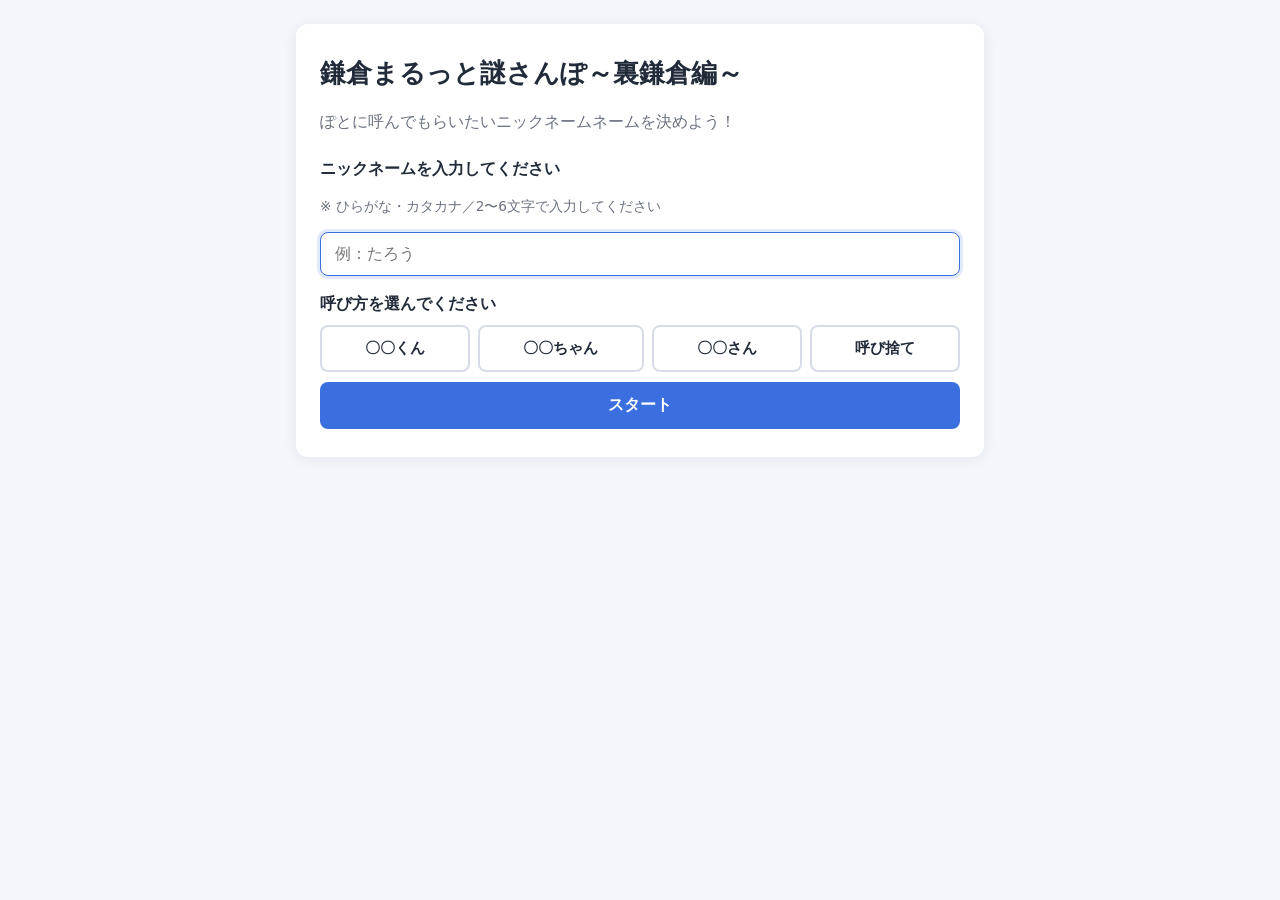
<file: index.html>
<!DOCTYPE html>
<html lang="ja">
<head>
  <meta charset="UTF-8" />
  <meta name="viewport" content="width=device-width, initial-scale=1.0" />
  <title>謎解きクイズ</title>
  <link rel="stylesheet" href="css/style.css" />
</head>
<body>
  <main class="container">

    <!-- 読み込みエラー表示 -->
    <section id="screen-error" class="card hidden">
      <h1 class="title">読み込みエラー</h1>
      <p id="error-message" class="lead"></p>
      <p class="note">
        ※ HTMLファイルを直接ダブルクリックで開くと動かないことがあります。<br />
        VS Code の拡張機能「Live Server」で開くか、GitHub Pagesの公開URLから開いてください。
      </p>
    </section>

    <!-- ニックネーム登録画面 -->
    <section id="screen-start" class="card hidden">
      <h1 id="app-title" class="title">謎解きクイズ</h1>
      <p id="app-description" class="lead"></p>
      <label class="field-label" for="nickname-input">ニックネームを入力してください</label>
      <p id="nickname-rule" class="note hidden"></p>
      <input
        id="nickname-input"
        class="text-input"
        type="text"
        maxlength="20"
        placeholder="例：たろう"
        autocomplete="off"
      />
      <p id="nickname-error" class="error-text hidden">ニックネームを入力してください。</p>

      <div id="suffix-area" class="hidden">
        <label class="field-label">呼び方を選んでください</label>
        <div id="suffix-options" class="suffix-options">
          <button type="button" class="suffix-btn" data-suffix="くん">〇〇くん</button>
          <button type="button" class="suffix-btn" data-suffix="ちゃん">〇〇ちゃん</button>
          <button type="button" class="suffix-btn" data-suffix="さん">〇〇さん</button>
          <button type="button" class="suffix-btn" data-suffix="">呼び捨て</button>
        </div>
        <p id="suffix-error" class="error-text hidden">呼び方を選んでください。</p>
      </div>

      <button id="start-button" class="btn btn-primary">スタート</button>
    </section>

    <!-- 問題画面 -->
    <section id="screen-question" class="card hidden">
      <p class="progress"><span id="q-current">1</span> / <span id="q-total">1</span></p>
      <h2 id="q-text" class="question-text"></h2>
      <div id="q-images" class="question-images"></div>

      <div id="answer-area">
        <input
          id="answer-input"
          class="text-input"
          type="text"
          placeholder="答えを入力"
          autocomplete="off"
        />
        <p id="answer-feedback" class="feedback hidden"></p>
        <button id="answer-button" class="btn btn-primary">こたえる</button>
      </div>

      <!-- 答え合わせが無い問題のときに表示 -->
      <button id="next-button" class="btn btn-primary hidden">つぎへ</button>
    </section>

    <!-- クリア画面 -->
    <section id="screen-clear" class="card hidden">
      <h1 class="title">クリア！🎉</h1>
      <p id="clear-message" class="lead"></p>
      <button id="restart-button" class="btn btn-secondary">もう一度あそぶ</button>
    </section>

  </main>

  <script src="js/common.js"></script>
  <script src="js/app.js"></script>
</body>
</html>
</file>
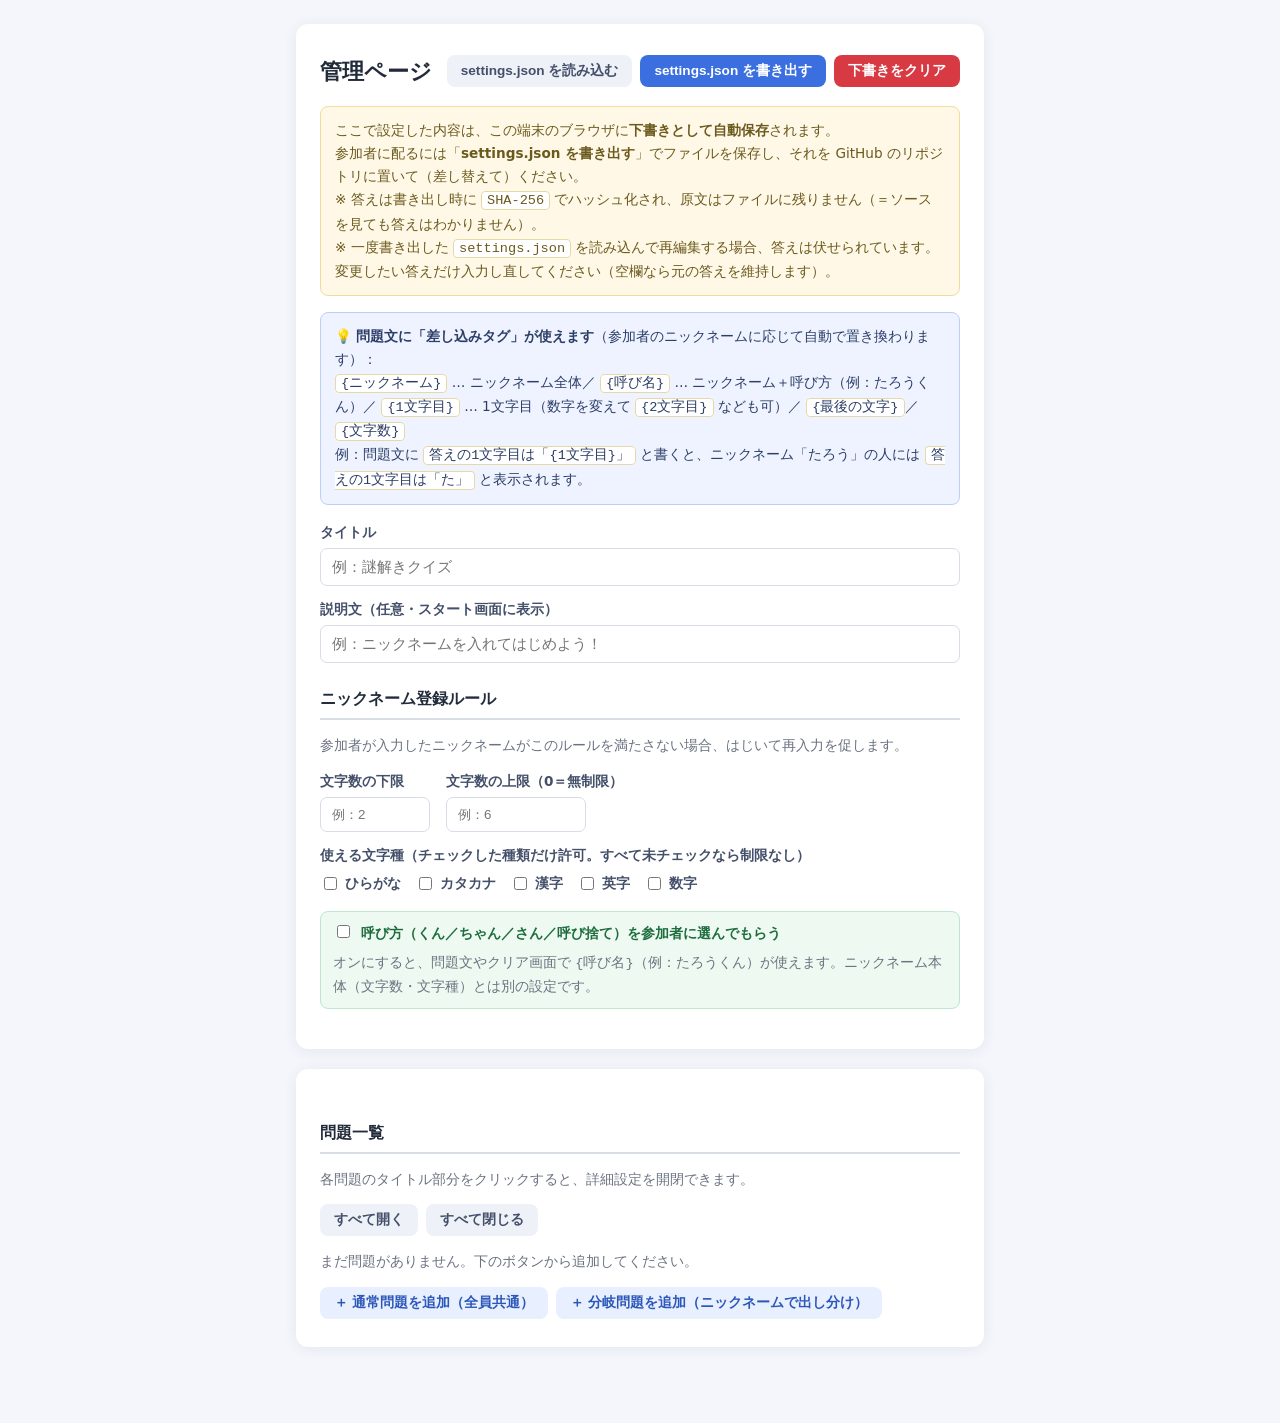
<file: admin.html>
<!DOCTYPE html>
<html lang="ja">
<head>
  <meta charset="UTF-8" />
  <meta name="viewport" content="width=device-width, initial-scale=1.0" />
  <title>管理ページ - 謎解きクイズ</title>
  <link rel="stylesheet" href="css/style.css" />
</head>
<body>
  <main class="container">
    <div class="card">
      <div class="admin-header">
        <h1>管理ページ</h1>
        <div class="toolbar">
          <button id="btn-import" class="btn btn-ghost btn-small">settings.json を読み込む</button>
          <input id="file-input" type="file" accept="application/json,.json" class="hidden" />
          <button id="btn-export" class="btn btn-primary btn-small">settings.json を書き出す</button>
          <button id="btn-clear-draft" class="btn btn-danger btn-small">下書きをクリア</button>
        </div>
      </div>

      <div class="help">
        ここで設定した内容は、この端末のブラウザに<strong>下書きとして自動保存</strong>されます。<br />
        参加者に配るには「<strong>settings.json を書き出す</strong>」でファイルを保存し、それを GitHub のリポジトリに置いて（差し替えて）ください。<br />
        ※ 答えは書き出し時に <code>SHA-256</code> でハッシュ化され、原文はファイルに残りません（＝ソースを見ても答えはわかりません）。<br />
        ※ 一度書き出した <code>settings.json</code> を読み込んで再編集する場合、答えは伏せられています。変更したい答えだけ入力し直してください（空欄なら元の答えを維持します）。
      </div>

      <div class="help" style="background:#eef3ff;border-color:#bcd0f5;color:#2c3e66;">
        💡 <strong>問題文に「差し込みタグ」が使えます</strong>（参加者のニックネームに応じて自動で置き換わります）：<br />
        <code>{ニックネーム}</code> … ニックネーム全体／
        <code>{呼び名}</code> … ニックネーム＋呼び方（例：たろうくん）／
        <code>{1文字目}</code> … 1文字目（数字を変えて <code>{2文字目}</code> なども可）／
        <code>{最後の文字}</code>／
        <code>{文字数}</code><br />
        例：問題文に <code>答えの1文字目は「{1文字目}」</code> と書くと、ニックネーム「たろう」の人には <code>答えの1文字目は「た」</code> と表示されます。
      </div>

      <div class="row">
        <label for="app-title-input">タイトル</label>
        <input id="app-title-input" type="text" placeholder="例：謎解きクイズ" />
      </div>
      <div class="row">
        <label for="app-desc-input">説明文（任意・スタート画面に表示）</label>
        <input id="app-desc-input" type="text" placeholder="例：ニックネームを入れてはじめよう！" />
      </div>

      <div class="section-label">ニックネーム登録ルール</div>
      <p class="note">参加者が入力したニックネームがこのルールを満たさない場合、はじいて再入力を促します。</p>
      <div class="inline-row" style="gap:16px;margin-bottom:12px;">
        <div>
          <label style="display:block;font-size:0.85rem;font-weight:600;margin-bottom:4px;color:#44506a;">文字数の下限</label>
          <input id="nick-min" type="number" min="0" placeholder="例：2" style="width:110px;padding:9px 11px;border:1px solid #d7dce6;border-radius:7px;" />
        </div>
        <div>
          <label style="display:block;font-size:0.85rem;font-weight:600;margin-bottom:4px;color:#44506a;">文字数の上限（0＝無制限）</label>
          <input id="nick-max" type="number" min="0" placeholder="例：6" style="width:140px;padding:9px 11px;border:1px solid #d7dce6;border-radius:7px;" />
        </div>
      </div>
      <div class="row">
        <label>使える文字種（チェックした種類だけ許可。すべて未チェックなら制限なし）</label>
        <div id="nick-types" style="display:flex;flex-wrap:wrap;gap:14px;margin-top:4px;">
          <label style="display:inline-flex;align-items:center;gap:5px;cursor:pointer;"><input type="checkbox" data-type="hiragana" />ひらがな</label>
          <label style="display:inline-flex;align-items:center;gap:5px;cursor:pointer;"><input type="checkbox" data-type="katakana" />カタカナ</label>
          <label style="display:inline-flex;align-items:center;gap:5px;cursor:pointer;"><input type="checkbox" data-type="kanji" />漢字</label>
          <label style="display:inline-flex;align-items:center;gap:5px;cursor:pointer;"><input type="checkbox" data-type="alpha" />英字</label>
          <label style="display:inline-flex;align-items:center;gap:5px;cursor:pointer;"><input type="checkbox" data-type="digit" />数字</label>
        </div>
      </div>
      <div class="row" style="background:#eefaf1;border:1px solid #bfe6cd;border-radius:8px;padding:10px 12px;">
        <label style="display:flex;align-items:flex-start;gap:8px;font-weight:600;color:#1f6d3f;cursor:pointer;">
          <input type="checkbox" id="nick-ask-suffix" />
          呼び方（くん／ちゃん／さん／呼び捨て）を参加者に選んでもらう
        </label>
        <p class="note" style="margin:6px 0 0;">オンにすると、問題文やクリア画面で <code>{呼び名}</code>（例：たろうくん）が使えます。ニックネーム本体（文字数・文字種）とは別の設定です。</p>
      </div>

      <div id="status" class="status-msg hidden"></div>
    </div>

    <div class="card">
      <div class="section-label">問題一覧</div>
      <p class="note">各問題のタイトル部分をクリックすると、詳細設定を開閉できます。</p>
      <div class="toolbar" style="margin-bottom:10px;">
        <button id="btn-expand-all" class="btn btn-ghost btn-small">すべて開く</button>
        <button id="btn-collapse-all" class="btn btn-ghost btn-small">すべて閉じる</button>
      </div>
      <div id="questions-container"></div>
      <div class="toolbar" style="margin-top:12px;">
        <button id="btn-add-fixed" class="btn btn-add btn-small">＋ 通常問題を追加（全員共通）</button>
        <button id="btn-add-branch" class="btn btn-add btn-small">＋ 分岐問題を追加（ニックネームで出し分け）</button>
      </div>
    </div>
  </main>

  <script src="js/common.js"></script>
  <script src="js/admin.js"></script>
</body>
</html>
</file>
<file: css/style.css>
/* =========================================================================
 * style.css  ―  参加者ページ・管理ページ共通スタイル
 * ========================================================================= */

:root {
  --bg: #f4f6fb;
  --card-bg: #ffffff;
  --text: #222b3a;
  --muted: #6b7280;
  --primary: #3b6fe0;
  --primary-dark: #2c57b8;
  --secondary: #8a94a6;
  --ok: #1f9d57;
  --ng: #d83a44;
  --border: #d7dce6;
  --radius: 12px;
}

* { box-sizing: border-box; }

body {
  margin: 0;
  font-family: "Hiragino Kaku Gothic ProN", "Yu Gothic", "Meiryo", system-ui, sans-serif;
  background: var(--bg);
  color: var(--text);
  line-height: 1.7;
}

.hidden { display: none !important; }

.container {
  max-width: 720px;
  margin: 0 auto;
  padding: 24px 16px 64px;
}

.card {
  background: var(--card-bg);
  border-radius: var(--radius);
  padding: 28px 24px;
  box-shadow: 0 2px 14px rgba(30, 45, 80, 0.08);
  margin-bottom: 20px;
}

.title { font-size: 1.6rem; margin: 0 0 12px; }
.lead { color: var(--muted); margin: 0 0 20px; }
.note { color: var(--muted); font-size: 0.85rem; }
.field-label { display: block; font-weight: 600; margin-bottom: 8px; }

/* 入力欄 */
.text-input {
  width: 100%;
  padding: 12px 14px;
  font-size: 1rem;
  border: 1px solid var(--border);
  border-radius: 8px;
  background: #fff;
  margin-bottom: 14px;
}
.text-input:focus {
  outline: none;
  border-color: var(--primary);
  box-shadow: 0 0 0 3px rgba(59, 111, 224, 0.15);
}

/* ボタン */
.btn {
  display: inline-block;
  width: 100%;
  padding: 13px 18px;
  font-size: 1rem;
  font-weight: 700;
  border: none;
  border-radius: 8px;
  cursor: pointer;
  transition: background 0.15s;
}
.btn-primary { background: var(--primary); color: #fff; }
.btn-primary:hover { background: var(--primary-dark); }
.btn-secondary { background: var(--secondary); color: #fff; }
.btn-small {
  width: auto;
  padding: 7px 14px;
  font-size: 0.85rem;
}

/* 参加者ページ：問題 */
.progress { color: var(--muted); font-size: 0.9rem; margin: 0 0 8px; }
.question-text { font-size: 1.25rem; margin: 0 0 16px; white-space: pre-wrap; }
.question-images { display: flex; flex-direction: column; gap: 12px; margin-bottom: 16px; }
.question-images:empty { margin-bottom: 0; }
.question-image { max-width: 100%; border-radius: 8px; display: block; }

/* 呼び方の選択ボタン */
.suffix-options {
  display: flex;
  flex-wrap: wrap;
  gap: 8px;
  margin-bottom: 10px;
}
.suffix-btn {
  flex: 1 1 auto;
  min-width: 90px;
  padding: 11px 10px;
  font-size: 0.95rem;
  font-weight: 600;
  border: 2px solid var(--border);
  border-radius: 8px;
  background: #fff;
  color: var(--text);
  cursor: pointer;
  transition: all 0.12s;
}
.suffix-btn:hover { border-color: var(--primary); }
.suffix-btn.selected {
  border-color: var(--primary);
  background: var(--primary);
  color: #fff;
}

.feedback { font-weight: 700; margin: 4px 0 14px; }
.feedback-ok { color: var(--ok); }
.feedback-ng { color: var(--ng); }
.error-text { color: var(--ng); font-size: 0.9rem; margin: -6px 0 12px; }

/* =======================================================================
 * 管理ページ専用
 * ===================================================================== */
.admin-header {
  display: flex;
  flex-wrap: wrap;
  gap: 10px;
  align-items: center;
  justify-content: space-between;
  margin-bottom: 16px;
}
.admin-header h1 { font-size: 1.4rem; margin: 0; }
.toolbar { display: flex; flex-wrap: wrap; gap: 8px; }

.section-label {
  font-weight: 700;
  margin: 22px 0 8px;
  padding-bottom: 6px;
  border-bottom: 2px solid var(--border);
}

.q-block {
  border: 1px solid var(--border);
  border-radius: 10px;
  padding: 16px;
  margin-bottom: 16px;
  background: #fbfcfe;
}
.q-block-head {
  display: flex;
  flex-wrap: wrap;
  gap: 8px;
  align-items: center;
  justify-content: space-between;
  margin-bottom: 12px;
}
.q-block-head .q-tag {
  font-weight: 700;
  background: var(--primary);
  color: #fff;
  padding: 3px 10px;
  border-radius: 999px;
  font-size: 0.8rem;
}
.q-block-head .q-tag.branch { background: #b9651f; }

/* 開閉トグル */
.q-toggle {
  display: flex;
  align-items: center;
  gap: 8px;
  cursor: pointer;
  flex: 1 1 auto;
  min-width: 0;
  user-select: none;
}
.q-toggle:hover .q-summary { color: var(--text); }
.q-caret {
  font-size: 0.8rem;
  color: var(--muted);
  width: 1em;
  flex: 0 0 auto;
}
.q-summary {
  color: var(--muted);
  font-size: 0.85rem;
  overflow: hidden;
  text-overflow: ellipsis;
  white-space: nowrap;
}

.row { margin-bottom: 12px; }
.row label { display: block; font-size: 0.85rem; font-weight: 600; margin-bottom: 4px; color: #44506a; }
.row input[type="text"],
.row input[type="number"],
.row textarea,
.row select {
  width: 100%;
  padding: 9px 11px;
  font-size: 0.95rem;
  border: 1px solid var(--border);
  border-radius: 7px;
  font-family: inherit;
}
.row textarea { min-height: 64px; resize: vertical; }
.inline-row { display: flex; flex-wrap: wrap; gap: 8px; align-items: flex-end; }
.inline-row > * { flex: 0 0 auto; }

.rule-block {
  border: 1px dashed #c4ad8a;
  border-radius: 8px;
  padding: 12px;
  margin-bottom: 12px;
  background: #fffdf8;
}
.rule-head {
  display: flex;
  gap: 8px;
  align-items: center;
  justify-content: space-between;
  margin-bottom: 8px;
}
.rule-head .rule-no { font-weight: 700; color: #b9651f; }

.cond-row {
  display: flex;
  flex-wrap: wrap;
  gap: 6px;
  align-items: center;
  margin-bottom: 6px;
}
.cond-row select,
.cond-row input {
  width: auto;
  flex: 0 0 auto;
  padding: 6px 8px;
  font-size: 0.88rem;
}
.cond-row .cond-char { width: 60px; }
.cond-row .cond-str { width: 130px; }
.cond-row .cond-num { width: 70px; }

.btn-danger { background: #d83a44; color: #fff; }
.btn-ghost  { background: #eef1f7; color: #44506a; }
.btn-add    { background: #e8f0ff; color: var(--primary-dark); }

.preview-box {
  background: #f0f3fa;
  border-radius: 8px;
  padding: 10px 12px;
  font-size: 0.85rem;
  color: #44506a;
  margin-top: 6px;
}

.status-msg {
  margin-top: 12px;
  padding: 10px 12px;
  border-radius: 8px;
  font-size: 0.9rem;
  font-weight: 600;
}
.status-ok { background: #e3f6ec; color: var(--ok); }
.status-ng { background: #fbe5e7; color: var(--ng); }

.help {
  background: #fff8e6;
  border: 1px solid #f0dca0;
  border-radius: 8px;
  padding: 12px 14px;
  font-size: 0.85rem;
  color: #6b5a1e;
  margin-bottom: 16px;
}
.help code {
  background: #fff;
  padding: 1px 5px;
  border-radius: 4px;
  border: 1px solid #e6d9a8;
}
</file>
